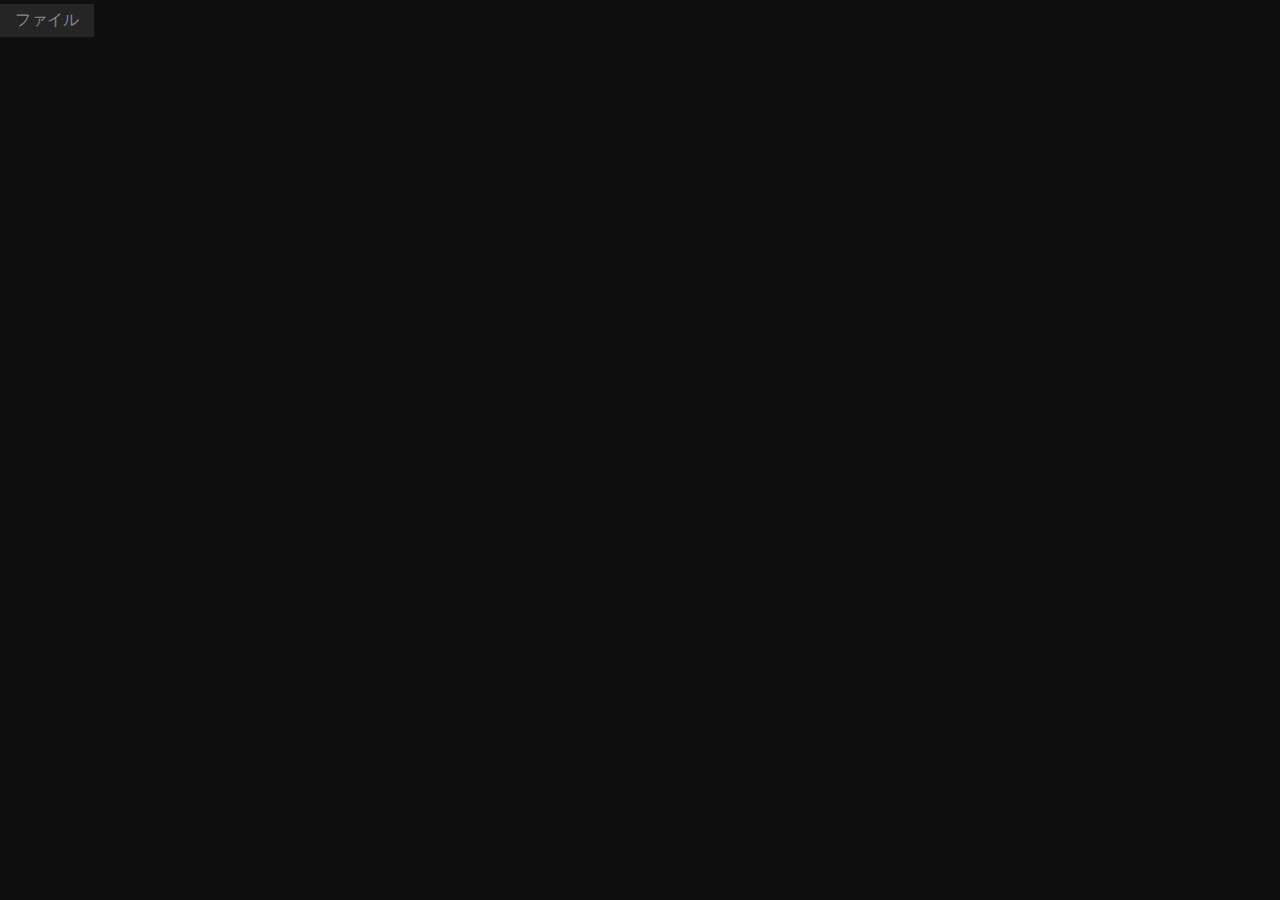
<file: texturer/index.html>
<!DOCTYPE html>
<html lang="ja">
<head>
    <meta charset="UTF-8">
    <meta name="viewport" content="width=device-width, initial-scale=1.0">
    <title>Texturer</title>
    <link rel="stylesheet" href="./index.css"/>
</head>
<body>

    <div id="workspace">
        <div id="upbar">
            <p id="barfi">ファイル</p>
        </div>
        <div class="newbu">
            </div>
    <div id="custom-menu">
        <ul>
            <li data-action="new">新規</li>
            <div class="separator"></div>
        </ul>
    </div>
    <div id="file">
        <ul>
            <li data-action="new">新規</li>
            <div class="separator"></div>
            <li data-action="load">読み込み</li>
            <div class="separator"></div>
            <li data-action="mcdl">MCPACK化してダウンロード</li>
            <li data-action="zipdl">ZIPでダウンロード</li>
            <div class="separator"></div>
        </ul>
    </div>

    <dialog id="log" class="dialog" style="display: none;">
    <div id="loghai">
    <div id="dialog-container">
        <header>
            <span class="dekkalog">新規作成</span>
            <button id="close" type="button" class="logtozi">
                <div class="tozitozi"></div>
            </button>
        </header>
        <div id="clog"></div>
    </div>
    </div>
  </dialog>
    

    <script>


  const log = document.getElementById('log');

  log.addEventListener('click', (event) => {
  if(event.target.closest('#loghai')) {
    log.style.display = "none";
    log.close();
  }
});


  async function open() {
    log.showModal();
    log.style.display = "block";
    document.documentElement.style.overflow = "hidden";
  }

  const closeButton = document.getElementById('close');

  closeButton?.addEventListener('click', () => {
    log.style.display = "none";
    log.close();
    document.documentElement.removeAttribute("style");
  });








        const workspace = document.getElementById('workspace');
        const menu = document.getElementById('custom-menu');
        const f = document.getElementById('barfi');
        const fi = document.getElementById('file');



        fi.addEventListener('click', (e) => {
            if (e.target.tagName === 'LI') {
                const action = e.target.getAttribute('data-action');
                if (action === "new") {
                    open()
                }
                menu.classList.remove('show');
            }
        });


        f.addEventListener('click', (e) => {
            console.log("aaa")
            e.preventDefault();
            const { clientX: mouseX, clientY: mouseY } = e;
            const { normalizedX, normalizedY } = normalizePosition(mouseX, mouseY);
            
            fi.style.top = `${normalizedY}px`;
            fi.style.left = `${normalizedX}px`;
            fi.classList.add('show');
         });

        workspace.addEventListener('contextmenu', (e) => {
            e.preventDefault();

            const { clientX: mouseX, clientY: mouseY } = e;
            const { normalizedX, normalizedY } = normalizePosition(mouseX, mouseY);
            
            menu.style.top = `${normalizedY}px`;
            menu.style.left = `${normalizedX}px`;
            

            menu.classList.add('show');
        });

        document.addEventListener('click', (e) => {

            if (!menu.contains(e.target)) {
                menu.classList.remove('show');
            }
            if (!f.contains(e.target)) {
                fi.classList.remove('show');
            }
        });
        
        document.addEventListener('keydown', (e) => {
            if (e.key === 'Escape') {
                menu.classList.remove('show');
            }
        });

        function normalizePosition(mouseX, mouseY) {
            const menuWidth = menu.offsetWidth;
            const menuHeight = menu.offsetHeight;
            const scopeWidth = window.innerWidth;
            const scopeHeight = window.innerHeight;
            
            let normalizedX = mouseX;
            let normalizedY = mouseY;
            
            if ((mouseX + menuWidth) > scopeWidth) {
                normalizedX = scopeWidth - menuWidth;
            }
            if ((mouseY + menuHeight) > scopeHeight) {
                normalizedY = scopeHeight - menuHeight;
            }
            
            return { normalizedX, normalizedY };
        }

        menu.addEventListener('click', (e) => {
            if (e.target.tagName === 'LI') {
                const action = e.target.getAttribute('data-action');
                if (action === "new") {
                    open()
                }
                menu.classList.remove('show');
            }
        });
    </script>
</body>
</html>
</file>
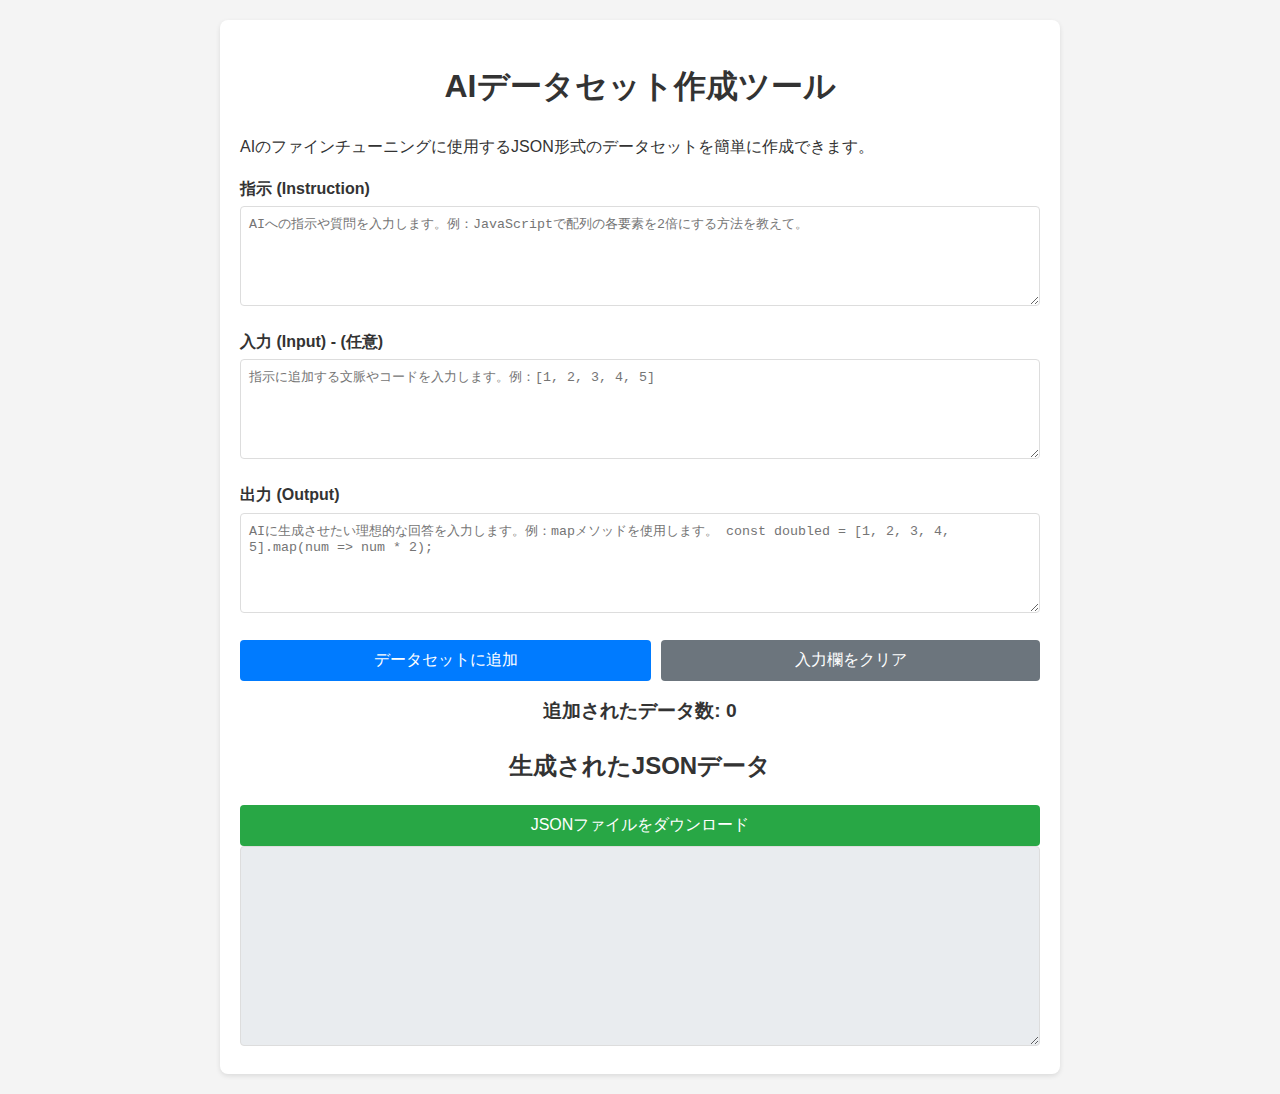
<file: geminipro.html>
<!DOCTYPE html>
<html lang="ja">
<head>
    <meta charset="UTF-8">
    <meta name="viewport" content="width=device-width, initial-scale=1.0">
    <title>AIデータセット作成ツール</title>
    <style>
        body {
            font-family: sans-serif;
            line-height: 1.6;
            margin: 20px;
            background-color: #f4f4f4;
            color: #333;
        }
        .container {
            max-width: 800px;
            margin: auto;
            background: #fff;
            padding: 20px;
            border-radius: 8px;
            box-shadow: 0 2px 5px rgba(0,0,0,0.1);
        }
        h1, h2 {
            text-align: center;
        }
        .form-group {
            margin-bottom: 15px;
        }
        label {
            display: block;
            margin-bottom: 5px;
            font-weight: bold;
        }
        textarea {
            width: 100%;
            padding: 8px;
            border: 1px solid #ddd;
            border-radius: 4px;
            box-sizing: border-box; /* paddingを含めた幅計算に */
            min-height: 100px;
        }
        .button-group {
            display: flex;
            justify-content: space-between;
            gap: 10px;
            margin-top: 20px;
        }
        button {
            padding: 10px 15px;
            border: none;
            border-radius: 4px;
            color: #fff;
            background-color: #007bff;
            cursor: pointer;
            font-size: 16px;
            flex-grow: 1;
        }
        button:hover {
            background-color: #0056b3;
        }
        #clear-btn {
            background-color: #6c757d;
        }
        #clear-btn:hover {
            background-color: #5a6268;
        }
        #download-btn {
            background-color: #28a745;
        }
        #download-btn:hover {
            background-color: #218838;
        }
        #result-area {
            margin-top: 20px;
        }
        #result-json {
            min-height: 200px;
            background-color: #e9ecef;
        }
        #counter {
            text-align: center;
            font-size: 1.2em;
            margin-top: 15px;
            font-weight: bold;
        }
    </style>
</head>
<body>

    <div class="container">
        <h1>AIデータセット作成ツール</h1>
        <p>AIのファインチューニングに使用するJSON形式のデータセットを簡単に作成できます。</p>

        <div class="form-group">
            <label for="instruction">指示 (Instruction)</label>
            <textarea id="instruction" placeholder="AIへの指示や質問を入力します。例：JavaScriptで配列の各要素を2倍にする方法を教えて。"></textarea>
        </div>

        <div class="form-group">
            <label for="input">入力 (Input) - (任意)</label>
            <textarea id="input" placeholder="指示に追加する文脈やコードを入力します。例：[1, 2, 3, 4, 5]"></textarea>
        </div>

        <div class="form-group">
            <label for="output">出力 (Output)</label>
            <textarea id="output" placeholder="AIに生成させたい理想的な回答を入力します。例：mapメソッドを使用します。 const doubled = [1, 2, 3, 4, 5].map(num => num * 2);"></textarea>
        </div>

        <div class="button-group">
            <button id="add-btn">データセットに追加</button>
            <button id="clear-btn">入力欄をクリア</button>
        </div>

        <div id="counter">追加されたデータ数: 0</div>

        <div id="result-area">
            <h2>生成されたJSONデータ</h2>
            <div class="button-group">
                <button id="download-btn">JSONファイルをダウンロード</button>
            </div>
            <textarea id="result-json" readonly></textarea>
        </div>
    </div>

    <script>
        // DOM要素の取得
        const instructionEl = document.getElementById('instruction');
        const inputEl = document.getElementById('input');
        const outputEl = document.getElementById('output');
        const addBtn = document.getElementById('add-btn');
        const clearBtn = document.getElementById('clear-btn');
        const downloadBtn = document.getElementById('download-btn');
        const resultJsonEl = document.getElementById('result-json');
        const counterEl = document.getElementById('counter');

        // データセットを保存する配列
        let dataset = [];

        // 「データセットに追加」ボタンの処理
        addBtn.addEventListener('click', () => {
            const instruction = instructionEl.value.trim();
            const input = inputEl.value.trim();
            const output = outputEl.value.trim();

            // 指示と出力は必須項目
            if (!instruction || !output) {
                alert('「指示」と「出力」は必須です。');
                return;
            }

            // 新しいデータオブジェクトを作成
            const newData = {
                instruction: instruction,
                input: input,
                output: output
            };

            // 配列にデータを追加
            dataset.push(newData);

            // 追加後にJSON出力を更新
            updateResult();
            
            // カウンターを更新
            updateCounter();
            
            alert('データが1件追加されました！');
            
            // 入力欄をクリアして次の入力をしやすくする
            clearInputs();
        });
        
        // 「入力欄をクリア」ボタンの処理
        clearBtn.addEventListener('click', clearInputs);

        // 「JSONファイルをダウンロード」ボタンの処理
        downloadBtn.addEventListener('click', () => {
            if (dataset.length === 0) {
                alert('ダウンロードするデータがありません。');
                return;
            }

            // データセットをJSON文字列に変換
            const jsonString = JSON.stringify(dataset, null, 2);
            
            // Blobオブジェクトを作成
            const blob = new Blob([jsonString], { type: 'application/json' });
            
            // ダウンロード用のURLを生成
            const url = URL.createObjectURL(blob);
            
            // aタグを生成してダウンロードを実行
            const a = document.createElement('a');
            a.href = url;
            a.download = 'dataset.json';
            document.body.appendChild(a);
            a.click();
            
            // 後片付け
            document.body.removeChild(a);
            URL.revokeObjectURL(url);
        });

        // 入力欄をクリアする関数
        function clearInputs() {
            instructionEl.value = '';
            inputEl.value = '';
            outputEl.value = '';
        }
        
        // 結果表示エリアを更新する関数
        function updateResult() {
            if (dataset.length > 0) {
                // 配列を整形されたJSON文字列に変換して表示
                resultJsonEl.value = JSON.stringify(dataset, null, 2);
            } else {
                resultJsonEl.value = '';
            }
        }
        
        // カウンターを更新する関数
        function updateCounter() {
            counterEl.textContent = `追加されたデータ数: ${dataset.length}`;
        }
    </script>

</body>
</html>
</file>
<file: texturer/index.css>
body {
    background-color: #0f0f0f;
}

#workspace {
            width: 100vw;
            height: 96.5vh;
            background-color: #0f0f0f;
            display: flex;
            justify-content: center;
            align-items: center;
            font-family: sans-serif;
            color: #888;
            user-select: none;
            top: -10px;
            left: -8px;
            position: relative;
        }

        .newbu{
            display: inline-block
        }
        #workspace button{
            width: 100px;
            height: 40px;
            border: none;
            background-color: #3f9cff;
            border-radius: 5px;
            padding: 5px 5px;
            font-size: 17px;
            color: #dfdfdf;
            transition: .3s cubic-bezier(0.45, 0, 0.55, 1);
        }

        #workspace button:hover{
            background-color: #5aa9ff;
        }
    
        #custom-menu {
            position: absolute;
            background-color: #1a1a1a;
            border: 1px solid #1f1f1f;
            border-radius: 5px;
            box-shadow: 0px 0px 5px rgba(255, 255, 255, 0.1);
            padding: 5px 0;
            min-width: 150px;
            z-index: 1000;
            

            opacity: 0;
            transform: scaleY(0);
            transform-origin: top;
            pointer-events: none;


            transition: transform 0.15s ease-out, opacity 0.15s ease-out;
        }


        #custom-menu.show {
            opacity: 1;
            transform: scaleY(1);
            pointer-events: auto;
        }


        #custom-menu ul {
            list-style: none;
            padding: 0;
            margin: 0;
        }

        #custom-menu ul li {
            padding: 8px 15px;
            cursor: pointer;
            color: rgb(255, 255, 255);
        }

        #custom-menu ul li:hover {
            background-color: #3f9cff;
        }
        
        #custom-menu .separator {
            height: 2px;
            background-color: #2b2b2b;
            margin: 1px 0;
        }
        #custom-menu .separator:hover {
            background-color: #2b2b2b;
        }

        #barfi{
            position: absolute;
            top:0px;
            left:0px;
            padding: 6px 15px;
            font-size: 16px;
            background-color: #252525;
        }

        #upbar{
            width: 100vw;
            
            background-color: #252525;
            position: absolute;
            top:-10px;
            left:0px;
        }




        #file {
            position: absolute;
            background-color: #1a1a1a;
            border: 1px solid #1f1f1f;
            border-radius: 5px;
            box-shadow: 0px 0px 5px rgba(255, 255, 255, 0.1);
            padding: 5px 0;
            min-width: 150px;
            z-index: 1000;
            

            opacity: 0;
            transform: scaleY(0);
            transform-origin: top;
            pointer-events: none;


            transition: transform 0.15s ease-out, opacity 0.15s ease-out;
        }


        #file.show {
            opacity: 1;
            transform: scaleY(1);
            pointer-events: auto;
        }


        #file ul {
            list-style: none;
            padding: 0;
            margin: 0;
        }

        #file ul li {
            padding: 8px 15px;
            cursor: pointer;
            color: rgb(255, 255, 255);
        }

        #file ul li:hover {
            background-color: #3f9cff;
        }
        
        #file .separator {
            height: 2px;
            background-color: #2b2b2b;
            margin: 1px 0;
        }
        #file .separator:hover {
            background-color: #2b2b2b;
        }

















        
.dialog::backdrop {
        backdrop-filter: blur(8px);
    }

    .dialog {
      transition: .2s cubic-bezier(0.45, 0, 0.55, 1);
        box-shadow: 0px 20px 36px 0px rgba(0, 0, 0, 0.6);
        width: 50vw;
        height: 70vh;
        position: relative;
        border: none;
        border-radius: 10px;
        background-color: #161616c9;
        backdrop-filter: blur(30px);

        display: block;
        position: fixed;
        inset-inline: 0;
        inset-block: 0;

        animation-name: fadeOut;
        animation-fill-mode: forwards;
        animation-duration: 0.5s;
        animation-timing-function: ease-in-out;

    }

    .dialog .logtozi{
      position: absolute;
      top: 16px;
right: 14px;
      background: none;
      border: none;
    }

    .tozitozi {
      transition: .2s cubic-bezier(0.45, 0, 0.55, 1);
  width: 20px;
  height: 20px;

  background-color: #f0f0f0; 
    
  mask-image: url('https://hiracmc.github.io/psvg/svg/psvg_close.svg');
  -webkit-mask-image: url('https://hiracmc.github.io/psvg/svg/psvg_close.svg');

  mask-size: contain;
  mask-repeat: no-repeat;
  mask-position: center;
}

.tozitozi :hover{
background-color: #c7c7c7; 
}

.dekkalog{
  margin-top: 14px;
margin-left: 10px;
  font-size: 26px;
  font-weight: bold;
  color: #dfdfdf;
}



    @keyframes fadeIn {
        from {
          transform: scale(0.8);
            opacity: 0;
        }
        to {
          transform: scale(1);
            opacity: 1;
        }
    }

    @keyframes fadeOut {
        from {
          transform: scale(1);
            opacity: 1;
        }
        to {
          transform: scale(0.8);
            opacity: 0;
        }
    }

    .dialog[open]{
        animation-name: fadeIn;
        animation-fill-mode: forwards;
        animation-duration: 0.5s;
        animation-timing-function: ease-in-out;
    }
</file>
